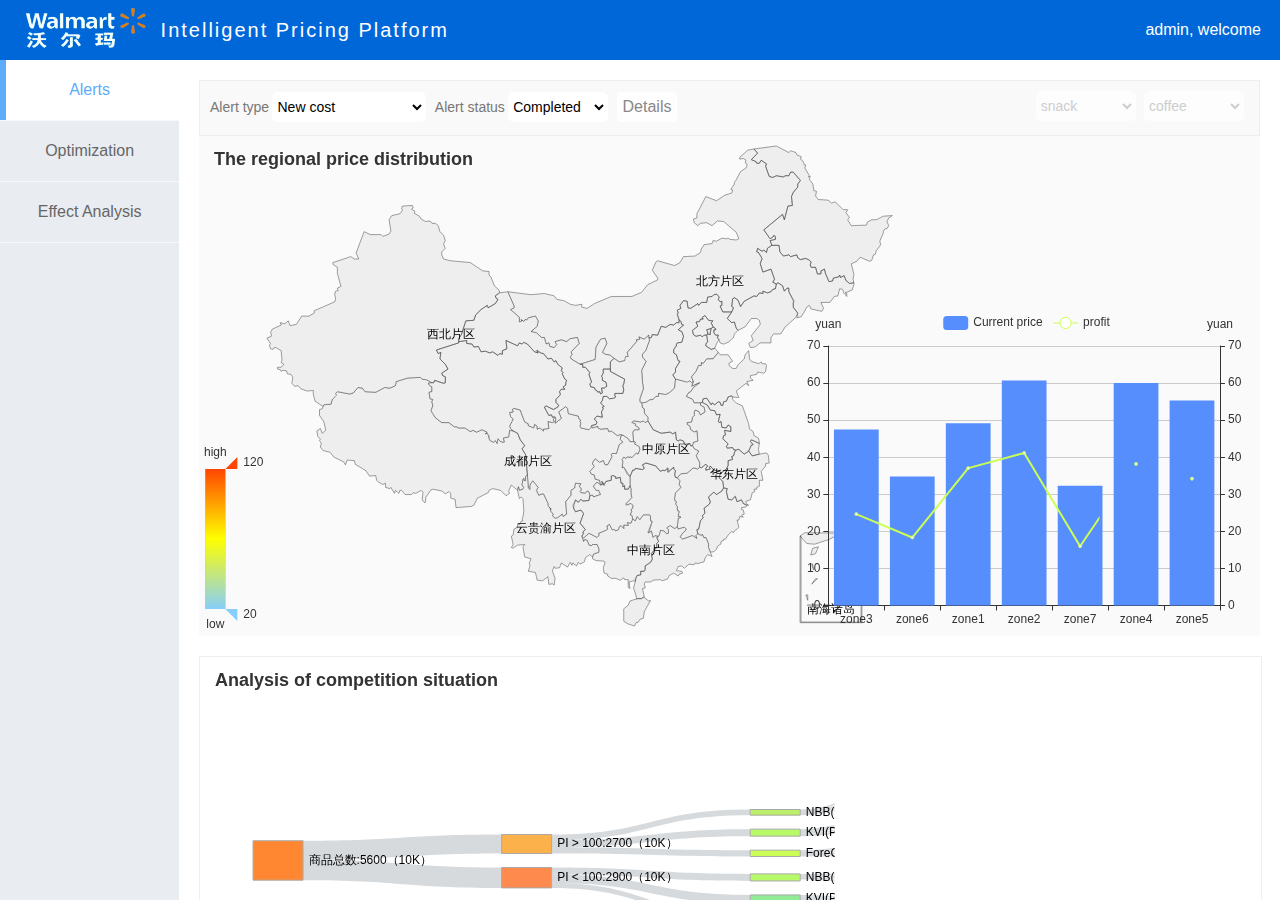
<file: index.html>
<!DOCTYPE html>
<html>
<head>
  <meta charset="UTF-8">
  <title></title>
  <link rel="stylesheet" href="css/public.css"/>
  <link rel="stylesheet" href="css/index.css"/>
</head>
<body>
<div class="main">
  <div class="mainTop">
    <div class="mainTop_left">
      <img src="img/logo.png" width="120" height="40" class="floatLeft"/>
      <p>Intelligent Pricing Platform</p>
    </div>
    <div class="floatRight mainTop_right">
      <h6>admin, welcome</h6>
    </div>
  </div>
  <div class="mainBottom">
    <div style="width:14%;" class="floatLeft iframeLeft">
      <div class="leftNav">
        <ul class="nav">
          <li>
            <a class="left00 default" target="right" href="paging/right.html">Alerts</a>
          </li>
          <li>
            <a target="right" href="paging/channel.html" class="left1">Optimization</a>
          </li>
          <li><a target="right" href="paging/tariffs.html">Effect Analysis</a></li>
          <!--<li><a target="right" href="paging/salesManageme.html">促销活动管理</a></li>-->
          <div id="lanPos"></div>
        </ul>
      </div>
    </div>
    <div style="width:86%;" class="floatLeft iframeRight">
      <iframe id="right" name="right" src="paging/right.html" width="100%" height="100%" frameborder="false"></iframe>
    </div>
  </div>
</div>
<script type="text/javascript" src="js/jquery-1.11.3.js"></script>
<script type="text/javascript" src="js/index.js"></script>
</body>
</html>
</file>
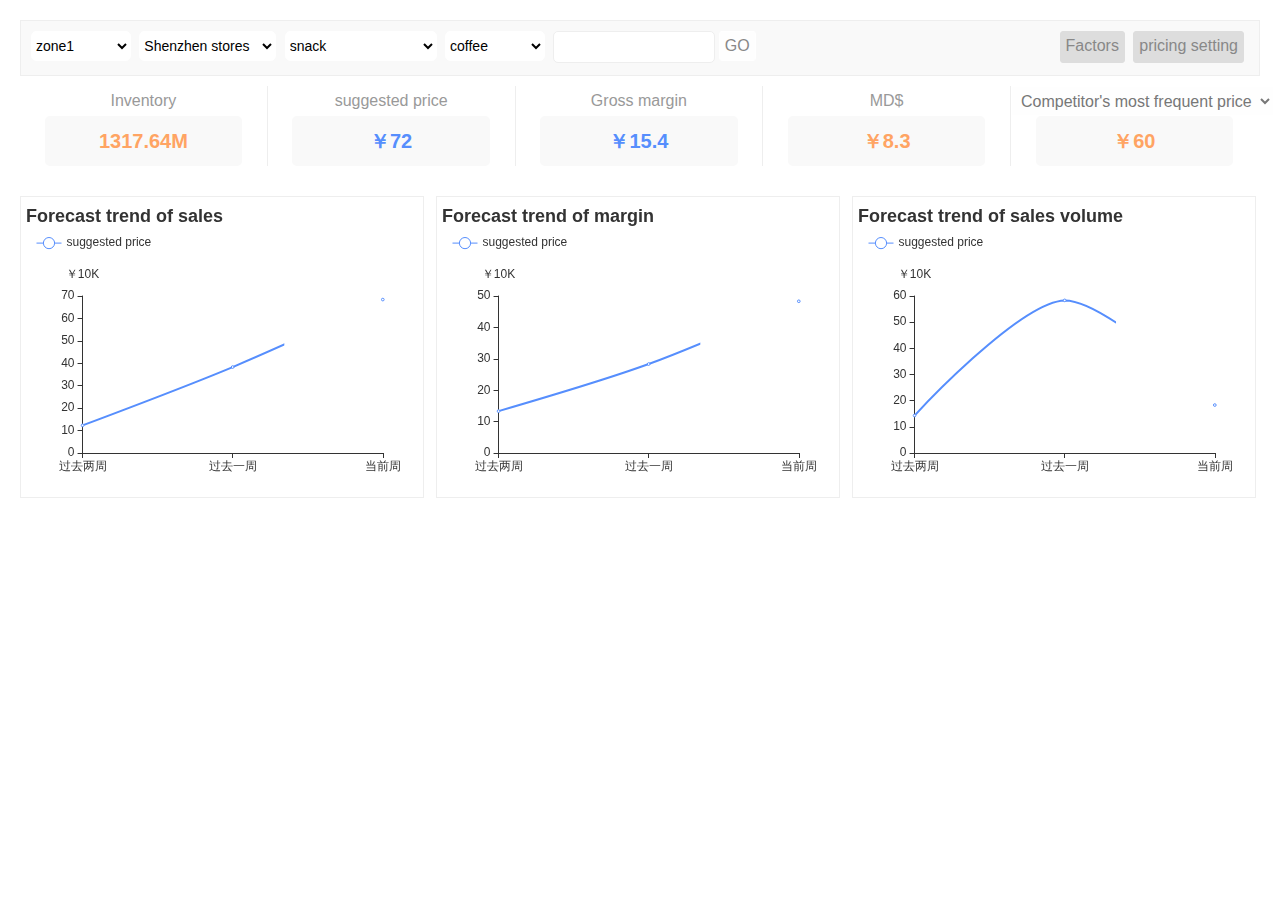
<file: paging/channel.html>
<!DOCTYPE html>
<html>
<head>
  <meta charset="UTF-8">
  <title>商品价格调整</title>
  <link rel="stylesheet" href="../css/public.css"/>
  <link rel="stylesheet" href="../css/right.css"/>
</head>
<body>
<div class="page">
  <!--层级筛选-->
  <div class="pageSelect">
    <!--三级筛选-->
    <div class="floatLeft selectFilter">
      <select class="oneSelect">
        <option data-index="-1">zone1</option>
        <option data-index="-1">zone2</option>
        <option data-index="-1">zone3</option>
        <option data-index="-1">zone4</option>
        <option data-index="-1">zone5</option>
        <option data-index="-1">zone6</option>
        <option data-index="-1">zone7</option>
      </select>
      <select class="twoSelect">
        <option data-index="-1">Shenzhen stores</option>
        <option data-index="-1">Guangzhou stores</option>
        <option data-index="-1">Haikou stores</option>
        <option data-index="-1">Sanya stores</option>
        <option data-index="-1">Nanning stores</option>
      </select>
      <select class="twoSelect">
        <option data-index="-1">snack</option>
        <option data-index="-1">fresh wheat products</option>
      </select>
      <select class="threeSelect">
        <option value="0">coffee</option>
        <option value="1">Chips</option>
      </select>
      <input type="text" class="select_text" id="select_text">
      <input type="submit" id="dateSubmit2" class="date_picker dateClear" value="GO"/>
    </div>
    <div class="floatRight detailsRight">
      <!--<select class="date_picker">
        <option value="">请选择</option>
        <option value="">昨日承运</option>
        <option value="">昨日销售</option>
        <option value="">过去一周销售</option>
        <option value="">未来一周承运</option>
      </select>
      <a target="right" href="../paging/channelDetails.html" class="date_picker dateClear details">人工调价</a>-->
      <a id="factorSelection" class="date_picker dateClear details" style="height: 20px">Factors</a>
      <a id="artificiAldjustment" class="date_picker dateClear details" style="height: 20px">pricing setting</a>
    </div>
  </div>
  <div class="factorSelection">
    <div class="selectFilter displayInlineBlock">
      <span class="pricing_title">Time-Series Model Factors：</span>
      <label class="factorSelection_label">
        <input type="checkbox" value="" />Trend
      </label>
      <label class="factorSelection_label">
        <input type="checkbox" value="" />Seasonality
      </label>
      <label class="factorSelection_label">
        <input type="checkbox" value="" />Holidays
      </label>
      <label class="factorSelection_label">
        <input type="checkbox" value="" />Weather
      </label>
    </div>
    <div class="selectFilter displayInlineBlock" style="display: block">
      <span class="pricing_title">Marketing Mix Model Factors：</span>
      <label class="factorSelection_label">
        <input type="checkbox" value="" />Price
      </label>
      <label class="factorSelection_label">
        <input type="checkbox" value="" />Promotion
      </label>
      <label class="factorSelection_label">
        <input type="checkbox" value="" />Location
      </label>
      <label class="factorSelection_label">
        <input type="checkbox" value="" />Guest flow Statistics
      </label>
    </div>
    <div class="selectFilter displayInlineBlock">
      <span class="pricing_title">Product's life cycle </span>
      <!--三级筛选-->
      <select class="oneSelect">
        <option data-index="-1">New Product</option>
        <option data-index="-1">Hot-Sales</option>
        <option data-index="-1">Clearnce</option>
      </select>
    </div>
    <input type="submit" id="factorSelectionSubmit" class="date_picker dateClear" value="OK"/>
  </div>
  <div class="artificiAldjustment">
    <div class="selectFilter displayInlineBlock">
      <span class="pricing_title">pricing goal</span>
      <select class="oneSelectRule">
        <option data-index="-1">--please select--</option>
      </select>
    </div>
    <div class="selectFilter displayInlineBlock">
      <span class="pricing_title marginLeft">pricing rule</span>
      <!--三级筛选-->
      <select class="twoSelectRule">
        <option data-index="-1">--please select--</option>
      </select>
      <select class="threeSelectRule">
        <option data-index="-1">--please select--</option>
      </select>
      <select class="fourSelectRule">
        <option value="0">--please select--</option>
        <option value="1">competitor A</option>
        <option value="2">competitor B</option>
      </select>
      <input type="text" class="select_text" value="" id="pricing_text" style="width: 50px;">
      <input type="submit" id="artificiAldjustmentSubmit" class="date_picker dateClear" value="OK"/>
    </div>
    <div id="optimal" class="selectFilter">
      <span class="pricing_title">primary price</span>
      <input id="input1" type="text" readonly="readonly" class="select_text" style="width: 50px;">
      <span class="pricing_title">Effective price cycle</span>
      <input id="input2" type="text" readonly="readonly" class="select_text" placeholder="primary price" style="width: 60px;">
    </div>
  </div>
  <!--KPI-->
  <div class="homeTop">
    <div class="homeTopText">
      <span>Inventory</span>
      <p class="inventory"></p>
    </div>
    <div class="homeTopText">
      <span>suggested price</span>
      <p class="price" style="color:#568EFD"></p>
    </div>
    <div class="homeTopText">
      <span>Gross margin</span>
      <p class="profits" style="color:#568EFD"></p>
    </div>
    <div class="homeTopText">
      <span>MD$</span>
      <p class="rain"></p>
    </div>
    <div class="homeTopText" style="border-width: 0px;">
      <select id="KPI_select" class="date_picker" style="height: 30px">
        <option value="0">Competitor's most frequent price</option>
        <option value="1">Competitor's recent price</option>
        <option value="2">highest price</option>
        <option value="3">lowest price</option>
      </select>
      <p class="kpi_select">1317.6804万元</p>
    </div>
  </div>
  <!--结构图-->
  <div class="channelLayout" style="height: 310px">
    <div class="pageDetail">
      <!--仪表盘-->
      <div class="chinaBar">
        <div id="homeLineZH" class="floatLeft homeLineLeft homeLineMargin"></div>
        <div id="homeLineXS" class="floatLeft homeLineLeft homeLineMargin"></div>
        <div id="homeLine" class="floatLeft homeLineLeft homeLineMargin" style="margin-right:0"></div>
        <!--<div class="homeLineBottom">
        </div>-->
      </div>
    </div>
  </div>
</div>
</body>
<script type="text/javascript" src="../js/jquery-1.11.3.js"></script>
<script type="text/javascript" src="../js/echarts.min.js"></script>
<script type="text/javascript" src="../js/cfg.js"></script>
<script type="text/javascript" src="../js/channel.js"></script>
</html>
</file>
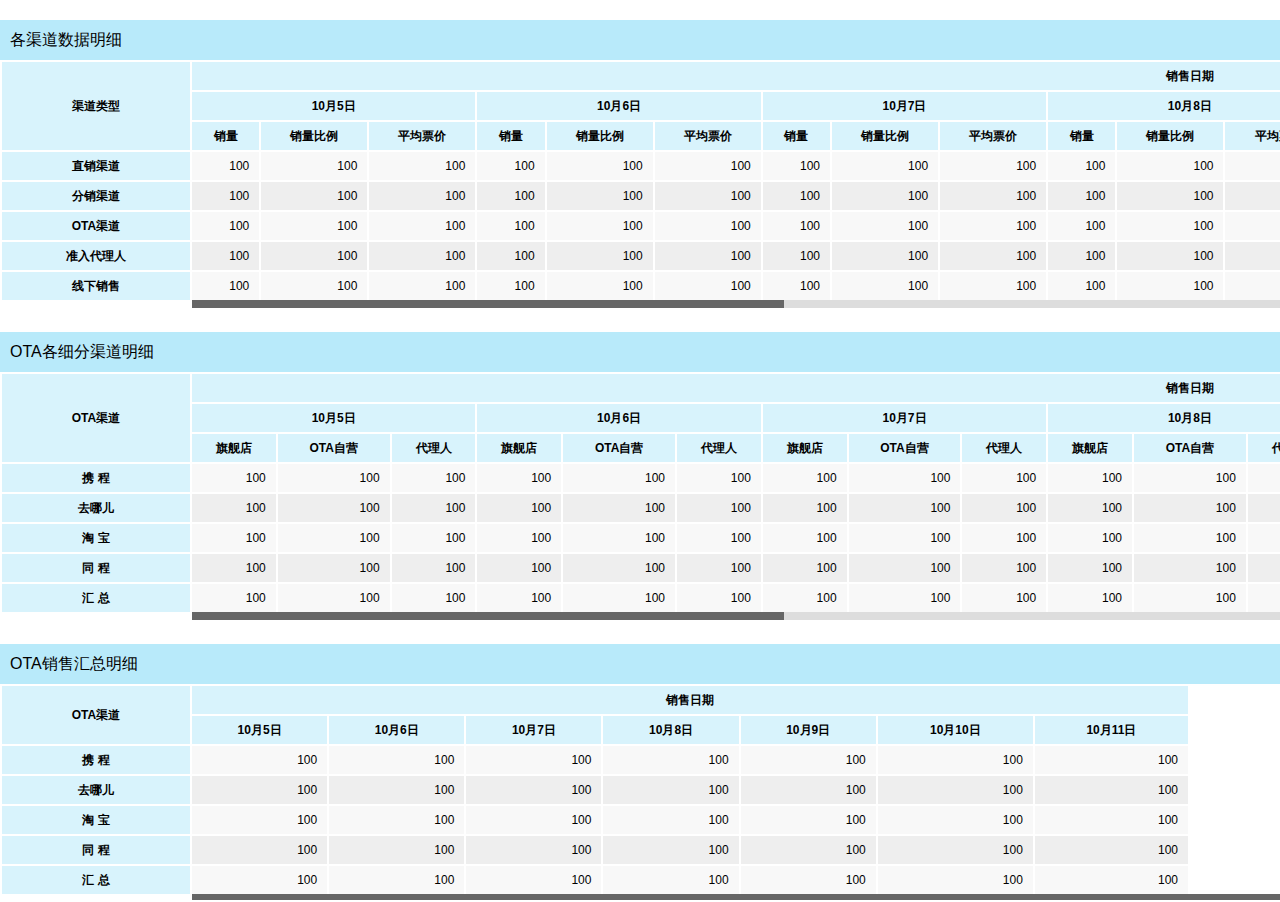
<file: paging/channelDetails.html>
<!DOCTYPE html>
<html>
<head>
    <meta charset="UTF-8">
    <title>明细表</title>
    <link rel="stylesheet" href="../css/public.css"/>
    <link rel="stylesheet" href="../css/right.css"/>
    <link rel="stylesheet" href="../css/lanrenzhijia.css"/>
</head>
<body>
<div class="detailsLayout">
    <h3>各渠道数据明细</h3>
    <table border="1" cellspacing="0" cellpadding="2" bordercolor="#fff">
        <thead class="details_Left">
            <tr style="height: 90px">
                <th>渠道类型</th>
            </tr>
            <tr>
                <th>直销渠道</th>
            </tr>
            <tr>
                <th>分销渠道</th>
            </tr>
            <tr>
                <th>OTA渠道</th>
            </tr>
            <tr>
                <th>准入代理人</th>
            </tr>
            <tr>
                <th>线下销售</th>
            </tr>
        </thead>
    </table>
    <div id="scrollbar1" class=" floatRight scrollbar">
        <div class="viewport">
            <div class="overview">
                <table  border="1" cellspacing="0" cellpadding="2" bordercolor="#fff">
                    <thead>
                        <tr>
                            <th colspan="21">销售日期</tr>
                        <tr>
                            <th colspan="3">10月5日</th>
                            <th colspan="3">10月6日</th>
                            <th colspan="3">10月7日</th>
                            <th colspan="3">10月8日</th>
                            <th colspan="3">10月9日</th>
                            <th colspan="3">10月10日</th>
                            <th colspan="3">10月11日</th>
                        </tr>
                        <tr class="scrollbar1_width">
                            <th>销量</th>
                            <th>销量比例</th>
                            <th>平均票价</th>
                            <th>销量</th>
                            <th>销量比例</th>
                            <th>平均票价</th>
                            <th>销量</th>
                            <th>销量比例</th>
                            <th>平均票价</th>
                            <th>销量</th>
                            <th>销量比例</th>
                            <th>平均票价</th>
                            <th>销量</th>
                            <th>销量比例</th>
                            <th>平均票价</th>
                            <th>销量</th>
                            <th>销量比例</th>
                            <th>平均票价</th>
                            <th>销量</th>
                            <th>销量比例</th>
                            <th>平均票价</th>
                        </tr>
                    </thead>
                    <tbody>
                        <tr>
                            <td>100</td>
                            <td>100</td>
                            <td>100</td>
                            <td>100</td>
                            <td>100</td>
                            <td>100</td>
                            <td>100</td>
                            <td>100</td>
                            <td>100</td>
                            <td>100</td>
                            <td>100</td>
                            <td>100</td>
                            <td>100</td>
                            <td>100</td>
                            <td>100</td>
                            <td>100</td>
                            <td>100</td>
                            <td>100</td>
                            <td>100</td>
                            <td>100</td>
                            <td>100</td>
                        </tr>
                        <tr>
                            <td>100</td>
                            <td>100</td>
                            <td>100</td>
                            <td>100</td>
                            <td>100</td>
                            <td>100</td>
                            <td>100</td>
                            <td>100</td>
                            <td>100</td>
                            <td>100</td>
                            <td>100</td>
                            <td>100</td>
                            <td>100</td>
                            <td>100</td>
                            <td>100</td>
                            <td>100</td>
                            <td>100</td>
                            <td>100</td>
                            <td>100</td>
                            <td>100</td>
                            <td>100</td>
                        </tr>
                        <tr>
                            <td>100</td>
                            <td>100</td>
                            <td>100</td>
                            <td>100</td>
                            <td>100</td>
                            <td>100</td>
                            <td>100</td>
                            <td>100</td>
                            <td>100</td>
                            <td>100</td>
                            <td>100</td>
                            <td>100</td>
                            <td>100</td>
                            <td>100</td>
                            <td>100</td>
                            <td>100</td>
                            <td>100</td>
                            <td>100</td>
                            <td>100</td>
                            <td>100</td>
                            <td>100</td>
                        </tr>
                        <tr>
                            <td>100</td>
                            <td>100</td>
                            <td>100</td>
                            <td>100</td>
                            <td>100</td>
                            <td>100</td>
                            <td>100</td>
                            <td>100</td>
                            <td>100</td>
                            <td>100</td>
                            <td>100</td>
                            <td>100</td>
                            <td>100</td>
                            <td>100</td>
                            <td>100</td>
                            <td>100</td>
                            <td>100</td>
                            <td>100</td>
                            <td>100</td>
                            <td>100</td>
                            <td>100</td>
                        </tr>
                        <tr>
                            <td>100</td>
                            <td>100</td>
                            <td>100</td>
                            <td>100</td>
                            <td>100</td>
                            <td>100</td>
                            <td>100</td>
                            <td>100</td>
                            <td>100</td>
                            <td>100</td>
                            <td>100</td>
                            <td>100</td>
                            <td>100</td>
                            <td>100</td>
                            <td>100</td>
                            <td>100</td>
                            <td>100</td>
                            <td>100</td>
                            <td>100</td>
                            <td>100</td>
                            <td>100</td>
                        </tr>
                    </tbody>
                </table>
            </div>
        </div>
        <div class="scrollbar">
            <div class="track">
                <div class="thumb"></div>
            </div>
        </div>
    </div>
</div>
<div class="detailsLayout" style="margin-top:30px">
    <h3>OTA各细分渠道明细</h3>
    <table border="1" cellspacing="0" cellpadding="2" bordercolor="#fff">
        <thead class="details_Left">
        <tr style="height: 90px">
            <th>OTA渠道</th>
        </tr>
        <tr>
            <th>携 程</th>
        </tr>
        <tr>
            <th>去哪儿</th>
        </tr>
        <tr>
            <th>淘 宝</th>
        </tr>
        <tr>
            <th>同 程</th>
        </tr>
        <tr>
            <th>汇 总</th>
        </tr>
        </thead>
    </table>
    <div id="scrollbar2" class=" floatRight scrollbar">
        <div class="viewport">
            <div class="overview">
                <table  border="1" cellspacing="0" cellpadding="2" bordercolor="#fff">
                    <thead>
                    <tr>
                        <th colspan="21">销售日期</tr>
                    <tr>
                        <th colspan="3">10月5日</th>
                        <th colspan="3">10月6日</th>
                        <th colspan="3">10月7日</th>
                        <th colspan="3">10月8日</th>
                        <th colspan="3">10月9日</th>
                        <th colspan="3">10月10日</th>
                        <th colspan="3">10月11日</th>
                    </tr>
                    <tr class="scrollbar1_width">
                        <th>旗舰店</th>
                        <th>OTA自营</th>
                        <th>代理人</th>
                        <th>旗舰店</th>
                        <th>OTA自营</th>
                        <th>代理人</th>
                        <th>旗舰店</th>
                        <th>OTA自营</th>
                        <th>代理人</th>
                        <th>旗舰店</th>
                        <th>OTA自营</th>
                        <th>代理人</th>
                        <th>旗舰店</th>
                        <th>OTA自营</th>
                        <th>代理人</th>
                        <th>旗舰店</th>
                        <th>OTA自营</th>
                        <th>代理人</th>
                        <th>旗舰店</th>
                        <th>OTA自营</th>
                        <th>代理人</th>
                    </tr>
                    </thead>
                    <tbody>
                    <tr>
                        <td>100</td>
                        <td>100</td>
                        <td>100</td>
                        <td>100</td>
                        <td>100</td>
                        <td>100</td>
                        <td>100</td>
                        <td>100</td>
                        <td>100</td>
                        <td>100</td>
                        <td>100</td>
                        <td>100</td>
                        <td>100</td>
                        <td>100</td>
                        <td>100</td>
                        <td>100</td>
                        <td>100</td>
                        <td>100</td>
                        <td>100</td>
                        <td>100</td>
                        <td>100</td>
                    </tr>
                    <tr>
                        <td>100</td>
                        <td>100</td>
                        <td>100</td>
                        <td>100</td>
                        <td>100</td>
                        <td>100</td>
                        <td>100</td>
                        <td>100</td>
                        <td>100</td>
                        <td>100</td>
                        <td>100</td>
                        <td>100</td>
                        <td>100</td>
                        <td>100</td>
                        <td>100</td>
                        <td>100</td>
                        <td>100</td>
                        <td>100</td>
                        <td>100</td>
                        <td>100</td>
                        <td>100</td>
                    </tr>
                    <tr>
                        <td>100</td>
                        <td>100</td>
                        <td>100</td>
                        <td>100</td>
                        <td>100</td>
                        <td>100</td>
                        <td>100</td>
                        <td>100</td>
                        <td>100</td>
                        <td>100</td>
                        <td>100</td>
                        <td>100</td>
                        <td>100</td>
                        <td>100</td>
                        <td>100</td>
                        <td>100</td>
                        <td>100</td>
                        <td>100</td>
                        <td>100</td>
                        <td>100</td>
                        <td>100</td>
                    </tr>
                    <tr>
                        <td>100</td>
                        <td>100</td>
                        <td>100</td>
                        <td>100</td>
                        <td>100</td>
                        <td>100</td>
                        <td>100</td>
                        <td>100</td>
                        <td>100</td>
                        <td>100</td>
                        <td>100</td>
                        <td>100</td>
                        <td>100</td>
                        <td>100</td>
                        <td>100</td>
                        <td>100</td>
                        <td>100</td>
                        <td>100</td>
                        <td>100</td>
                        <td>100</td>
                        <td>100</td>
                    </tr>
                    <tr>
                        <td>100</td>
                        <td>100</td>
                        <td>100</td>
                        <td>100</td>
                        <td>100</td>
                        <td>100</td>
                        <td>100</td>
                        <td>100</td>
                        <td>100</td>
                        <td>100</td>
                        <td>100</td>
                        <td>100</td>
                        <td>100</td>
                        <td>100</td>
                        <td>100</td>
                        <td>100</td>
                        <td>100</td>
                        <td>100</td>
                        <td>100</td>
                        <td>100</td>
                        <td>100</td>
                    </tr>
                    </tbody>
                </table>
            </div>
        </div>
        <div class="scrollbar">
            <div class="track">
                <div class="thumb"></div>
            </div>
        </div>
    </div>
</div>
<div class="detailsLayout" style="margin-top:30px">
    <h3>OTA销售汇总明细</h3>
    <table border="1" cellspacing="0" cellpadding="2" bordercolor="#fff">
        <thead class="details_Left">
        <tr style="height: 60px">
            <th>OTA渠道</th>
        </tr>
        <tr>
            <th>携 程</th>
        </tr>
        <tr>
            <th>去哪儿</th>
        </tr>
        <tr>
            <th>淘 宝</th>
        </tr>
        <tr>
            <th>同 程</th>
        </tr>
        <tr>
            <th>汇 总</th>
        </tr>
        </thead>
    </table>
    <div id="scrollbar3" class=" floatRight scrollbar">
        <div class="viewport scrollbar3_height">
            <div class="overview">
                <table  border="1" cellspacing="0" cellpadding="2" bordercolor="#fff">
                    <thead>
                    <tr>
                        <th colspan="7">销售日期</tr>
                    <tr>
                        <th>10月5日</th>
                        <th>10月6日</th>
                        <th>10月7日</th>
                        <th>10月8日</th>
                        <th>10月9日</th>
                        <th>10月10日</th>
                        <th>10月11日</th>
                    </tr>
                    </thead>
                    <tbody>
                        <tr>
                            <td>100</td>
                            <td>100</td>
                            <td>100</td>
                            <td>100</td>
                            <td>100</td>
                            <td>100</td>
                            <td>100</td>
                        </tr>
                        <tr>
                            <td>100</td>
                            <td>100</td>
                            <td>100</td>
                            <td>100</td>
                            <td>100</td>
                            <td>100</td>
                            <td>100</td>
                        </tr>
                        <tr>
                            <td>100</td>
                            <td>100</td>
                            <td>100</td>
                            <td>100</td>
                            <td>100</td>
                            <td>100</td>
                            <td>100</td>
                        </tr>
                        <tr>
                            <td>100</td>
                            <td>100</td>
                            <td>100</td>
                            <td>100</td>
                            <td>100</td>
                            <td>100</td>
                            <td>100</td>
                        </tr>
                        <tr>
                            <td>100</td>
                            <td>100</td>
                            <td>100</td>
                            <td>100</td>
                            <td>100</td>
                            <td>100</td>
                            <td>100</td>
                        </tr>
                    </tbody>
                </table>
            </div>
        </div>
        <div class="scrollbar">
            <div class="track">
                <div class="thumb"></div>
            </div>
        </div>
    </div>
</div>
<script type="text/javascript" src="../js/jquery-1.11.3.js"></script>
<script type="text/javascript" src="../js/tinyscrollbar.js"></script>
<script>
    $('#scrollbar1').tinyscrollbar({ axis: 'x'});
    $('#scrollbar2').tinyscrollbar({ axis: 'x'});
    $('#scrollbar3').tinyscrollbar({ axis: 'x'});
</script>
</body>
</html>
</file>
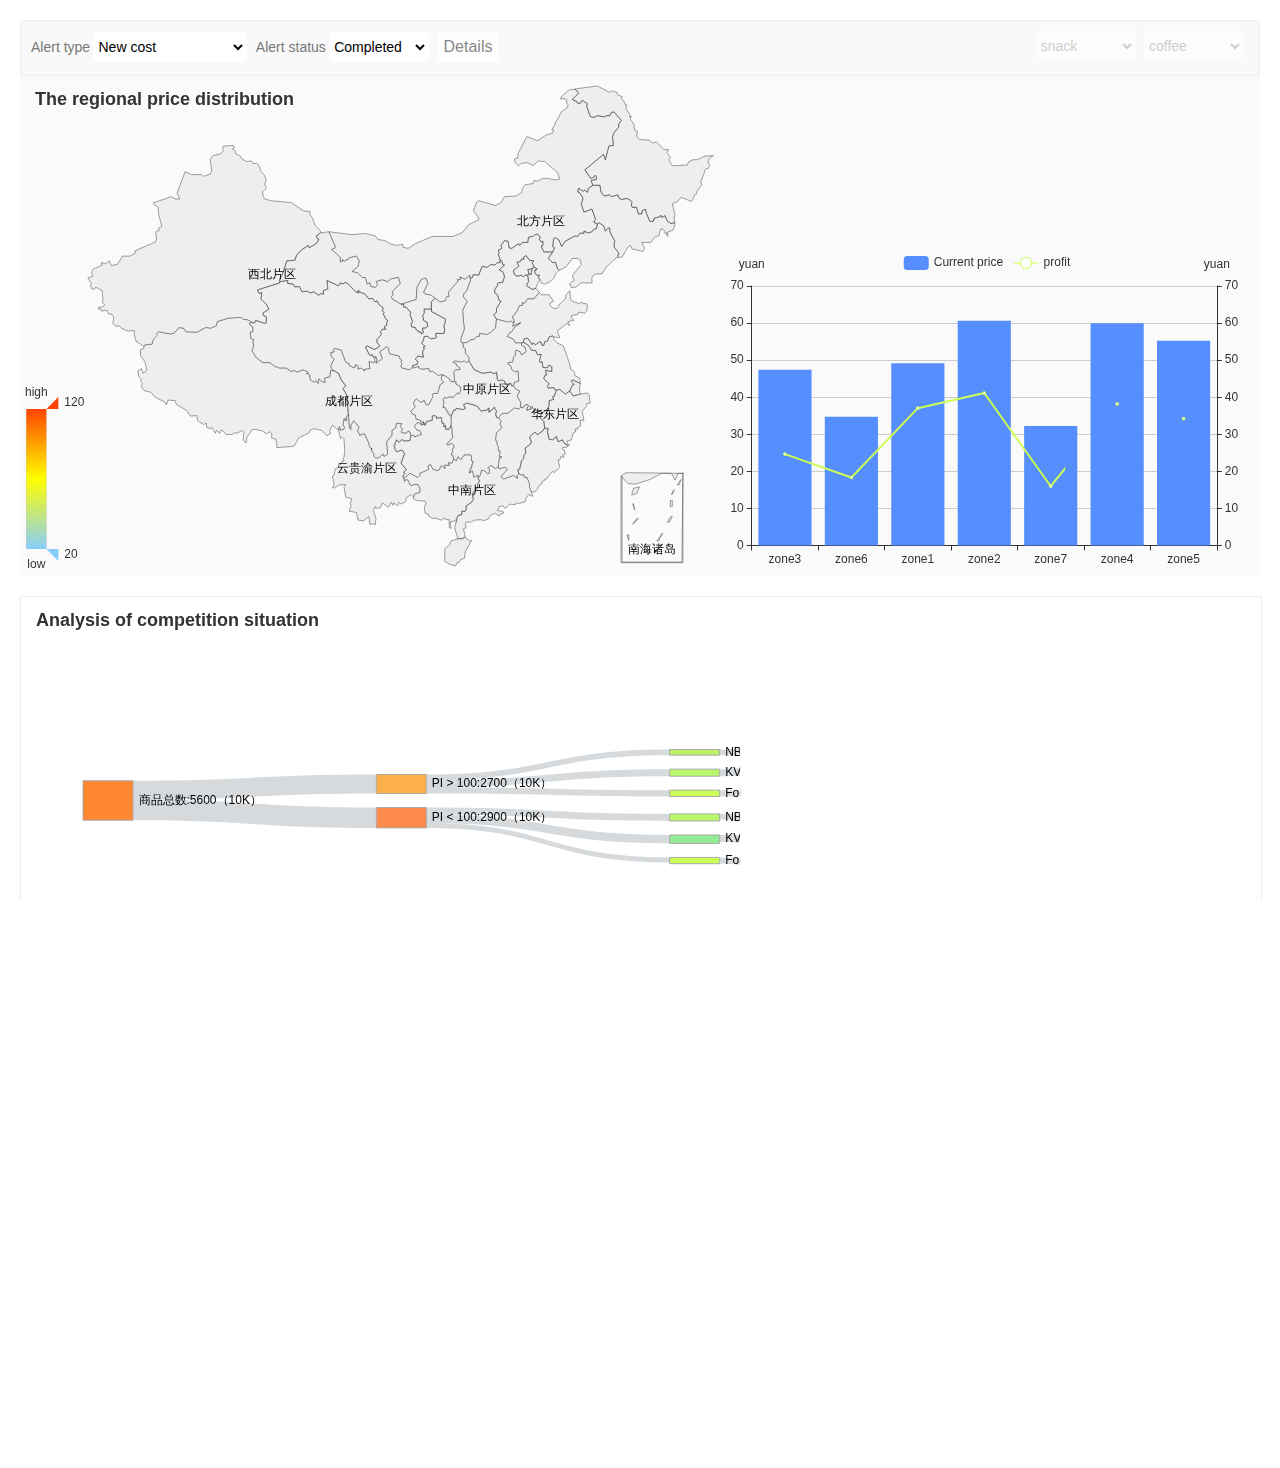
<file: paging/right.html>
<!DOCTYPE html>
<html>
<head>
  <meta charset="UTF-8">
  <title></title>
  <link rel="stylesheet" href="../css/public.css"/>
  <link rel="stylesheet" href="../css/right.css"/>
</head>
<body>
<div class="page">
  <div class="pageDetail">
    <!--地图-->
    <div class="floatLeft homeLayout">
      <div class="pageSelect">
        <!--筛选-->
        <div class="floatLeft selectFilter">
          <span class="pricing_title">Alert type</span>
          <select class="oneSelect">
            <option value="0">New cost</option>
            <option value="1">New competitor price</option>
            <option value="2">New product</option>
          </select>
          <span class="pricing_title">Alert status</span>
          <select id="warningState" class="twoSelect">
            <option value="0">Completed</option>
            <option value="1">Ignored</option>
            <option value="2">InReview</option>
            <option value="3">New</option>
          </select>
          <input type="submit" id="warningParticulars" class="date_picker dateClear" value="Details"/>
        </div>
        <!--筛选默认-->
        <div class="floatRight selectFilter">
          <select id="categoryId" class="oneSelect" disabled="disabled" style="color:#bbb">
            <option data-index="-1">snack</option>
          </select>
          <select id="itemNameId" class="twoSelect" disabled="disabled" style="color:#bbb">
            <option data-index="-1">coffee</option>
          </select>
        </div>
      </div>
      <!--预警详情-->
      <div class="warningParticulars">
        <table class="warningTable">
          <thead>
            <tr>
              <th>Item ID</th>
              <th>Item Name</th>
              <th>Category</th>
              <th>Dept</th>
              <th>Location Count</th>
              <th>Alert Date</th>
              <th>Alert Status</th>
            </tr>
          </thead>
          <tbody>
            <tr>
              <td>01</td>
              <td>coffee</td>
              <td>snack</td>
              <td>Dept_01</td>
              <td><input onclick="warningSub($(this))" type="submit" class="warningSub" value="01"></td>
              <td>2017-08-10</td>
              <td class="stateData">Completed</td>
            </tr>
            <tr>
              <td>02</td>
              <td>Chips</td>
              <td>snack</td>
              <td>Dept_02</td>
              <td><input onclick="warningSub($(this))" type="submit" class="warningSub" value="02"></td>
              <td>2017-08-09</td>
              <td class="stateData">Completed</td>
            </tr>
            <tr>
              <td>01</td>
              <td>cup</td>
              <td>fresh wheat products</td>
              <td>Dept_01</td>
              <td><input onclick="warningSub($(this))" type="submit" class="warningSub" value="03"></td>
              <td>2017-08-10</td>
              <td class="stateData">Completed</td>
            </tr>
          </tbody>
        </table>
      </div>
      <div id="homeChina" class="floatLeft homeChina"></div>
      <div id="homeBar" class="floatLeft homeBar"></div>
      <!--<div class="homeText">
        <p>目前，代理费与销售收入成正比例关系。随着代理费率向定额方向改革，这种比例关系将被打破。</p>
      </div>-->
    </div>
  </div>
  <div class="clear"></div>
  <!--结构图-->
  <div id="channelForce" class="marginTop channel_force"></div>
  <!--表格-->
  <div class="detailsLayout" style="height: 430px">
    <h3>price detail</h3>
    <table class="floatLeft" border="1" cellspacing="0" cellpadding="2" bordercolor="#fff">
      <thead class="details_Left">
        <tr style="height: 30px">
          <th>zone</th>
        </tr>
        <tr style="height: 120px">
          <th>zone1</th>
        </tr>
        <tr style="height: 120px">
          <th>zone2</th>
        </tr>
        <tr style="height: 120px">
          <th>zone3</th>
        </tr>
      </thead>
    </table>
    <table class="floatLeft" border="1" cellspacing="0" cellpadding="2" bordercolor="#fff" style="margin-left: -2px;">
      <thead class="details_Left">
      <tr style="height: 30px">
        <th>Category</th>
      </tr>
      <tr class="bgEEE" style="height: 60px">
        <th>snack</th>
      </tr>
      <tr class="bgEEE" style="height: 60px">
        <th>beverage</th>
      </tr>
      <tr class="bgEEE" style="height: 60px">
        <th>snack</th>
      </tr>
      <tr class="bgEEE" style="height: 60px">
        <th>beverage</th>
      </tr>
      <tr class="bgEEE" style="height: 60px">
        <th>snack</th>
      </tr>
      <tr class="bgEEE" style="height: 60px">
        <th>beverage</th>
      </tr>
      </thead>
    </table>
    <div class=" floatLeft scrollbar" style="width: 70%;">
      <div class="viewport" style="height: 390px">
        <div class="overview">
          <table  border="1" cellspacing="0" cellpadding="2" bordercolor="#fff">
            <thead>
            <tr class="scrollbar1_width">
              <th>Item</th>
              <th>PI</th>
              <th>Current price</th>
              <th>cost</th>
              <th>suggested price</th>
              <th>competitors' prices</th>
              <th>NBB/KVI</th>
            </tr>
            </thead>
            <tbody>
              <tr>
                <td>coffee</td>
                <td>100</td>
                <td>23.5</td>
                <td>9.8</td>
                <td>18.8</td>
                <td>16.8</td>
                <td>NBB</td>
              </tr>
              <tr>
                <td>Chips</td>
                <td>90</td>
                <td>6.8</td>
                <td>2.5</td>
                <td>5.6</td>
                <td>4.8</td>
                <td>KVI</td>
              </tr>
              <tr>
                <td>Pepsi</td>
                <td>60</td>
                <td>4.0</td>
                <td>1.8</td>
                <td>3.5</td>
                <td>2.8</td>
                <td>NBB</td>
              </tr>
              <tr>
                <td>Pepsi</td>
                <td>40</td>
                <td>3.2</td>
                <td>1.3</td>
                <td>2.6</td>
                <td>2.2</td>
                <td>KVI</td>
              </tr>
              <tr>
                <td>coffee</td>
                <td>100</td>
                <td>23.5</td>
                <td>9.8</td>
                <td>18.8</td>
                <td>16.8</td>
                <td>NBB</td>
              </tr>
              <tr>
                <td>Chips</td>
                <td>90</td>
                <td>6.8</td>
                <td>2.5</td>
                <td>5.6</td>
                <td>4.8</td>
                <td>KVI</td>
              </tr>
              <tr>
                <td>Pepsi</td>
                <td>60</td>
                <td>4.0</td>
                <td>1.8</td>
                <td>3.5</td>
                <td>2.8</td>
                <td>NBB</td>
              </tr>
              <tr>
                <td>Pepsi</td>
                <td>40</td>
                <td>3.2</td>
                <td>1.3</td>
                <td>2.6</td>
                <td>2.2</td>
                <td>KVI</td>
              </tr><tr>
                <td>coffee</td>
                <td>100</td>
                <td>23.5</td>
                <td>9.8</td>
                <td>18.8</td>
                <td>16.8</td>
                <td>NBB</td>
              </tr>
              <tr>
                <td>Chips</td>
                <td>90</td>
                <td>6.8</td>
                <td>2.5</td>
                <td>5.6</td>
                <td>4.8</td>
                <td>KVI</td>
              </tr>
              <tr>
                <td>Pepsi</td>
                <td>60</td>
                <td>4.0</td>
                <td>1.8</td>
                <td>3.5</td>
                <td>2.8</td>
                <td>NBB</td>
              </tr>
              <tr>
                <td>Pepsi</td>
                <td>40</td>
                <td>3.2</td>
                <td>1.3</td>
                <td>2.6</td>
                <td>2.2</td>
                <td>KVI</td>
              </tr>
              <tr>
                <td>coffee</td>
                <td>100</td>
                <td>23.5</td>
                <td>9.8</td>
                <td>18.8</td>
                <td>16.8</td>
                <td>NBB</td>
              </tr>
              <tr>
                <td>Chips</td>
                <td>90</td>
                <td>6.8</td>
                <td>2.5</td>
                <td>5.6</td>
                <td>4.8</td>
                <td>KVI</td>
              </tr>
              <tr>
                <td>Pepsi</td>
                <td>60</td>
                <td>4.0</td>
                <td>1.8</td>
                <td>3.5</td>
                <td>2.8</td>
                <td>NBB</td>
              </tr>
              <tr>
                <td>Pepsi</td>
                <td>40</td>
                <td>3.2</td>
                <td>1.3</td>
                <td>2.6</td>
                <td>2.2</td>
                <td>KVI</td>
              </tr>
              <tr>
                <td>coffee</td>
                <td>100</td>
                <td>23.5</td>
                <td>9.8</td>
                <td>18.8</td>
                <td>16.8</td>
                <td>NBB</td>
              </tr>
              <tr>
                <td>Chips</td>
                <td>90</td>
                <td>6.8</td>
                <td>2.5</td>
                <td>5.6</td>
                <td>4.8</td>
                <td>KVI</td>
              </tr>
              <tr>
                <td>Pepsi</td>
                <td>60</td>
                <td>4.0</td>
                <td>1.8</td>
                <td>3.5</td>
                <td>2.8</td>
                <td>NBB</td>
              </tr>
              <tr>
                <td>Pepsi</td>
                <td>40</td>
                <td>3.2</td>
                <td>1.3</td>
                <td>2.6</td>
                <td>2.2</td>
                <td>KVI</td>
              </tr>
            </tbody>
          </table>
        </div>
      </div>
      <div class="scrollbar">
        <div class="track">
          <div class="thumb"></div>
        </div>
      </div>
    </div>
  </div>
</div>
</body>
<script type="text/javascript" src="../js/jquery-1.11.3.js"></script>
<script type="text/javascript" src="../js/echarts.min.js"></script>
<script type="text/javascript" src="../js/cfg.js"></script>
<script type="text/javascript" src="../js/right.js"></script>
</html>
</file>
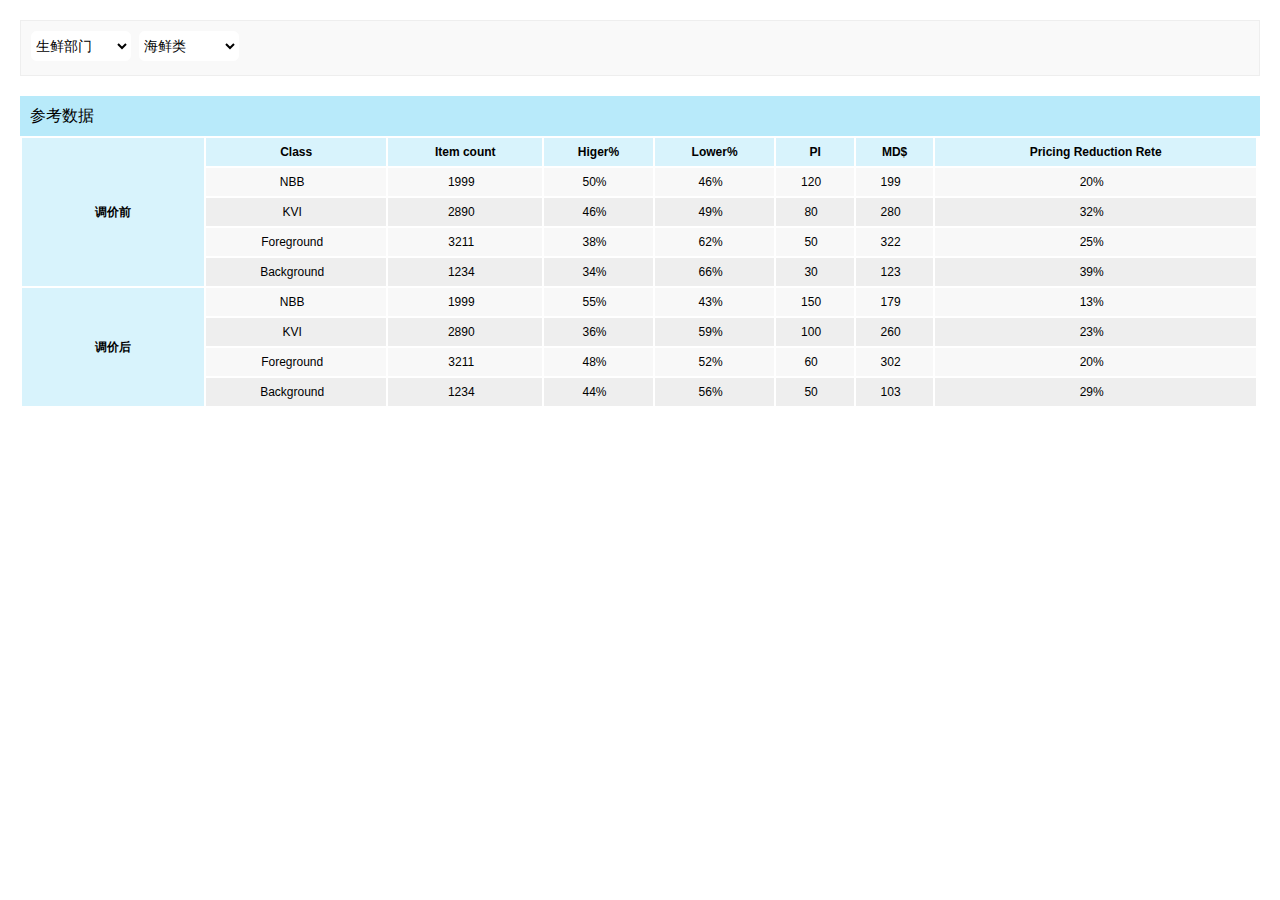
<file: paging/salesManageme.html>
<!DOCTYPE html>
<html>
<head>
  <meta charset="UTF-8">
  <title>渠道运价结构分析</title>
  <link rel="stylesheet" href="../css/public.css"/>
  <link rel="stylesheet" href="../css/right.css"/>
</head>
<body>
<div class="page">
  <div class="pageSelect">
    <!--筛选-->
    <div class="floatLeft selectFilter">
      <select class="oneSelect">
        <option data-index="-1">生鲜部门</option>
      </select>
      <select class="twoSelect">
        <option data-index="-1">海鲜类</option>
      </select>
    </div>
  </div>
  <!--参考数据-->
  <div class="detailsLayout">
    <h3>参考数据</h3>
    <table border="1" cellspacing="0" cellpadding="2" bordercolor="#fff">
      <thead class="details_Left">
        <tr style="height: 150px">
          <th>调价前</th>
        </tr>
        <tr style="height: 120px">
          <th>调价后</th>
        </tr>
      </thead>
    </table>
    <div class=" floatRight scrollbar">
      <div class="viewport">
        <div class="overview">
          <table  border="1" cellspacing="0" cellpadding="2" bordercolor="#fff">
            <thead>
              <tr class="scrollbar1_width">
                <th>Class</th>
                <th>Item count</th>
                <th>Higer%</th>
                <th>Lower%</th>
                <th>PI</th>
                <th>MD$</th>
                <th>Pricing Reduction Rete</th>
              </tr>
            </thead>
            <tbody>
            <tr>
              <td>NBB</td>
              <td>1999</td>
              <td>50%</td>
              <td>46%</td>
              <td>120</td>
              <td>199</td>
              <td>20%</td>
            </tr>
            <tr>
              <td>KVI</td>
              <td>2890</td>
              <td>46%</td>
              <td>49%</td>
              <td>80</td>
              <td>280</td>
              <td>32%</td>
            </tr>
            <tr>
              <td>Foreground</td>
              <td>3211</td>
              <td>38%</td>
              <td>62%</td>
              <td>50</td>
              <td>322</td>
              <td>25%</td>
            </tr>
            <tr>
              <td>Background</td>
              <td>1234</td>
              <td>34%</td>
              <td>66%</td>
              <td>30</td>
              <td>123</td>
              <td>39%</td>
            </tr>
            <tr>
              <td>NBB</td>
              <td>1999</td>
              <td>55%</td>
              <td>43%</td>
              <td>150</td>
              <td>179</td>
              <td>13%</td>
            </tr>
            <tr>
              <td>KVI</td>
              <td>2890</td>
              <td>36%</td>
              <td>59%</td>
              <td>100</td>
              <td>260</td>
              <td>23%</td>
            </tr>
            <tr>
              <td>Foreground</td>
              <td>3211</td>
              <td>48%</td>
              <td>52%</td>
              <td>60</td>
              <td>302</td>
              <td>20%</td>
            </tr>
            <tr>
              <td>Background</td>
              <td>1234</td>
              <td>44%</td>
              <td>56%</td>
              <td>50</td>
              <td>103</td>
              <td>29%</td>
            </tr>
            </tbody>
          </table>
        </div>
      </div>
      <div class="scrollbar">
        <div class="track">
          <div class="thumb"></div>
        </div>
      </div>
    </div>
  </div>
</div>
</body>
<script type="text/javascript" src="../js/jquery-1.11.3.js"></script>
<script type="text/javascript" src="../js/tariffs.js"></script>
</html>
</file>
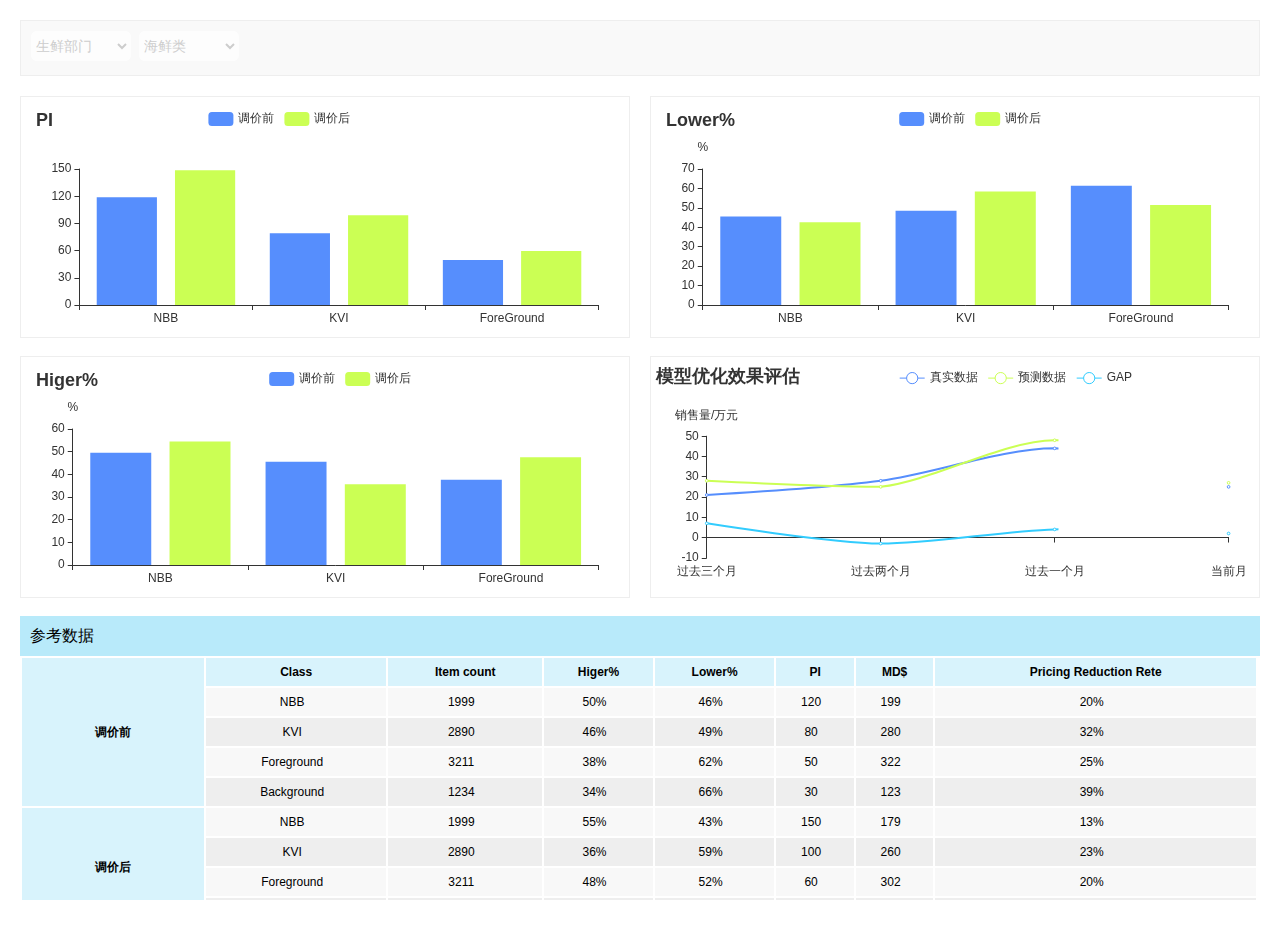
<file: paging/tariffs.html>
<!DOCTYPE html>
<html>
<head>
  <meta charset="UTF-8">
  <title>渠道运价结构分析</title>
  <link rel="stylesheet" href="../css/public.css"/>
  <link rel="stylesheet" href="../css/right.css"/>
</head>
<body>
<div class="page">
  <div class="pageSelect">
    <!--筛选-->
    <div class="floatLeft selectFilter">
      <select class="oneSelect" disabled="disabled" style="color:#bbb">
        <option data-index="-1">生鲜部门</option>
      </select>
      <select class="twoSelect" disabled="disabled" style="color:#bbb">
        <option data-index="-1">海鲜类</option>
      </select>
    </div>
  </div>
  <!--详情-->
  <div class="channelLayout">
    <div class="tariffsTop">
      <div id="tariffsBar" class="tariffsBar"></div>
      <div id="tariffsBar2" class="tariffsBar2"></div>
    </div>
    <div class="tariffsBottom">
      <div id="tariffsScatter" class="tariffsScatter"></div>
      <div id="tariffsScatter2" class="tariffsLine"></div>
    </div>
  </div>
  <!--参考数据-->
  <div class="detailsLayout">
    <h3>参考数据</h3>
    <table border="1" cellspacing="0" cellpadding="2" bordercolor="#fff">
      <thead class="details_Left">
        <tr style="height: 150px">
          <th>调价前</th>
        </tr>
        <tr style="height: 120px">
          <th>调价后</th>
        </tr>
      </thead>
    </table>
    <div class=" floatRight scrollbar">
      <div class="viewport">
        <div class="overview">
          <table  border="1" cellspacing="0" cellpadding="2" bordercolor="#fff">
            <thead>
              <tr class="scrollbar1_width">
                <th>Class</th>
                <th>Item count</th>
                <th>Higer%</th>
                <th>Lower%</th>
                <th>PI</th>
                <th>MD$</th>
                <th>Pricing Reduction Rete</th>
              </tr>
            </thead>
            <tbody>
            <tr>
              <td>NBB</td>
              <td>1999</td>
              <td>50%</td>
              <td>46%</td>
              <td>120</td>
              <td>199</td>
              <td>20%</td>
            </tr>
            <tr>
              <td>KVI</td>
              <td>2890</td>
              <td>46%</td>
              <td>49%</td>
              <td>80</td>
              <td>280</td>
              <td>32%</td>
            </tr>
            <tr>
              <td>Foreground</td>
              <td>3211</td>
              <td>38%</td>
              <td>62%</td>
              <td>50</td>
              <td>322</td>
              <td>25%</td>
            </tr>
            <tr>
              <td>Background</td>
              <td>1234</td>
              <td>34%</td>
              <td>66%</td>
              <td>30</td>
              <td>123</td>
              <td>39%</td>
            </tr>
            <tr>
              <td>NBB</td>
              <td>1999</td>
              <td>55%</td>
              <td>43%</td>
              <td>150</td>
              <td>179</td>
              <td>13%</td>
            </tr>
            <tr>
              <td>KVI</td>
              <td>2890</td>
              <td>36%</td>
              <td>59%</td>
              <td>100</td>
              <td>260</td>
              <td>23%</td>
            </tr>
            <tr>
              <td>Foreground</td>
              <td>3211</td>
              <td>48%</td>
              <td>52%</td>
              <td>60</td>
              <td>302</td>
              <td>20%</td>
            </tr>
            <tr>
              <td>Background</td>
              <td>1234</td>
              <td>44%</td>
              <td>56%</td>
              <td>50</td>
              <td>103</td>
              <td>29%</td>
            </tr>
            </tbody>
          </table>
        </div>
      </div>
      <div class="scrollbar">
        <div class="track">
          <div class="thumb"></div>
        </div>
      </div>
    </div>
  </div>
</div>
</body>
<script type="text/javascript" src="../js/jquery-1.11.3.js"></script>
<script type="text/javascript" src="../js/echarts.min.js"></script>
<script type="text/javascript" src="../js/tariffs.js"></script>
</html>
</file>
<file: css/public.css>
@charset "utf-8";
body,div,input,button,ul,li,ol,h1,h2,h3,h4,h5,h6,p,a,span,img,strong,em,dd{
    margin: 0;
    padding: 0;
    font-family: "微软雅黑", Helvetica, sans-serif;
    font-size: 12px;
}
:not(input){
  -webkit-user-select: none;
}
html,body{
    height: 100%;
    overflow-x: hidden;
    overflow-y: hidden;
}
ul, li {
    list-style: none;
}
a{
    color:#333;
    text-decoration: none;
    cursor: pointer;
}
em{
    font-style: normal;
}

.floatLeft{
    float: left;
}
.floatRight{
    float: right;
}
.clear {
    clear: both;
}
</file>
<file: css/index.css>
/*头部*/
.main{
    width:100%;
    height:100%;
}
.mainTop{
    width:100%;
    height:60px;
    background-color: #0067D9;
}
/*头部左边*/
.mainTop_left{
    display: inline-block;
    margin:8px 0 8px 2%;
}
.mainTop_left > p{
    float: left;
    margin-left:15px;
    width: 400px;
    line-height: 44px;
    font-size: 20px;
    letter-spacing: 2px;
    color:#fff;
}

/*头部右边*/
.mainTop_right{
    width: 12%;
    height: 100%;
}
.mainTop_right > h6{
    line-height: 60px;
    text-align: center;
    color:#fff;
    font-size: 1rem;
    font-weight: 400;
}

/*内容*/
.mainBottom{
    width:100%;
}
.iframeLeft{
    height:100%;
    display: inline-block;
}
.iframeRight{
    height: 100%;
    display: inline-block
}


/*左边导航一级*/
.leftNav{
    width:100%;
    height:100%;
    background-color:#555;
}
.nav{
    margin:0 auto;
    position:relative;
    height: 100%;
    background:#E9ECF1;
    z-index:0;
}
.nav > li{
    height:60px;
    line-height:60px;
    text-align:center;
    border-bottom:1px solid #F8F8F8;
}
.nav > li >a{
    display:block;
    color:#666;
    font-size: 16px;
}

.nav > li >a:hover{
    color:#5CACFA;
}
.nav > li >a.default{
    color:#5CACFA;
}
#lanPos{
    width:97%;
    height:60px;
    line-height:60px;
    background:#fff;
    border-left:6px solid #5CACFA;
    position:absolute;
    left:0;
    top:0;
    z-index:-1;
    transition:top .2s;
}
</file>
<file: css/right.css>
html, body {
  overflow-y: auto;
}

.marginTop {
  margin-top:20px
}

.marginBottom {
  margin-bottom: 10px;
}
.marginLeft {
  margin-left:20px
}
.displayInlineBlock {
  display: inline-block;
}
.bgEEE {
  background-color: #eee;
}

.page {
  padding: 20px;
}

/*结构图*/
.channel_force {
  width: 100%;
  height: 400px;
  border: 1px solid #eee;
}

/*三级筛选*/
.chinaBar {
  margin: 20px 0;
  position: relative;
}

.dashBoardText {
  font-size: 24px;
  font-weight: bold;
  color: #777;
}

.homeLineMargin {
  margin-right: 1%;
  border: 1px solid #eee;
}

.homeLineLeft {
  height: 300px;
  width: 32.4%;
}

.homeLineBottom {
  position: absolute;
  top: 0;
  right: 0;
  width: 66%;
  height: 300px;
  border: 1px solid #eee;
}

.homeLineRight {
  height: 300px;
  width: 50%;
}

.homeLayout {
  position: relative;
  width: 100%;
  background: #fafafa;
}

.homeChina {
  width: 100%;
  height: 500px;
}

.homeBar {
  position: absolute;
  right: 0;
  bottom: 0;
  width: 44%;
  height: 350px;
}

.homeText {
  position: absolute;
  right: 50px;
  top: 70px;
  width: 34%;
  height: 100px;
}

.homeText > p {
  font-size: 14px;
  line-height: 30px;
  color: #999;
  text-indent: 2em;
}

/*筛选框*/
.date_picker {
  margin-right: 5px;
  /*width: 90px;*/
  background: #fefefe;
  border: 1px solid #fff;
  font-size: 16px;
  color: #777;
  padding: 5px;
  border-radius: 3px;
  outline: none
}

.dateClear {
  color: #888;
  cursor: pointer;
}

.dateClear:hover {
  background: #FF5F3E;
  border-color: #FF5F3E;
  color: #fff;
}

.detailsRight > select {
  height: 32px;
}

/*层级筛选*/
.pageSelect {
  padding: 10px;
  height: 34px;
  border: 1px solid #eee;
  background: #f9f9f9;
}

.pageSelect > p {
  display: inline-block;
}

.selectFilter > select {
  margin-right: 5px;
  min-width: 100px;
  height: 30px;
  background-color: #fff;
  border: 1px solid #fff;
  border-radius: 5px;
  font-size: 14px;
  cursor: pointer;
  outline: none;
  /*font-family: "微软雅黑", Helvetica, sans-serif;*/
}

.select_text {
  line-height: 30px;
  padding-left: 5px;
  border-radius: 5px;
  border: 1px solid #eee;
  outline: none;
}

/*人工调价 预警详情*/
.artificiAldjustment,.warningParticulars,.factorSelection {
  display: none;
  padding:10px;
  background-color: #eee;
}
.factorSelection {
  border-bottom: 1px solid #fff;
}
.pricing_title {
  display: inline-block;
  /*margin-right: 10px;*/
  line-height: 32px;
  font-size: 14px;
  color: #777;
}
.factorSelection_label {
  display: inline-block;
  line-height: 32px;
  font-size: 1.2em;
}
.factorSelection_label > input {
  height: 16px;
  width: 16px;
  margin:0 5px;
}
#pricing_text,.fourSelectRule,#optimal {
  display: none;
}

/*预警表格*/
.warningTable {
  width:100%;
  border:1px solid #fff;
  border-collapse: collapse;
}
.warningTable th {
  line-height: 30px;
  border:1px solid #fff;
  background-color: #D8F3FC;
}
.warningTable td {
  line-height: 24px;
  border:1px solid #fff;
  text-align: center;
}
.warningTable > tbody > tr:nth-child(odd){
  background: #f8f8f8;
}
.warningTable > tbody > tr:nth-child(even){
  background: #f0f0f0;
}
.warningSub {
  padding: 0 10px;
  line-height: 20px;
  border: 1px solid #e3e3e3;
  border-radius: 5px;
  background-color: #eee;
  cursor: pointer;
  outline: none;
}
.warningSub:hover {
  color:#fff;
  background-color: #FF5F3E;
  border-color: #FF5F3E;
}


/*KPI*/
.homeTop {
  padding: 10px 0;
  width: 100%;
  height: 80px;
}

.homeTopText {
  float: left;
  width: 19.9%;
  border-right: 1px solid #eee;
  text-align: center;
}

.homeTopText > span, .homeTopText > p {
  display: block;
  line-height: 30px;
  text-align: center;
  color: #999;
  font-size: 16px;
}

.homeTopText > p {
  margin: 0 10%;
  line-height: 50px;
  color: #FFA463;
  font-size: 20px;
  font-weight: bold;
  background: #f9f9f9;
  border-radius: 5px;
}

.details {
  display: inline-block;
  /*width: 60px;*/
  text-align: center;
  background: #ddd;
  border-color: #ddd;
}

.details:hover {
  background: #FF5F3E;
  border-color: #FF5F3E;
}

.channelLayout {
  position: relative;
  margin-top: 20px;
}

.channelLeft {
  margin-right: 1%;
  position: absolute;
  left: 0;
  width: 38%;
  height: 100%;
  border: 1px solid #eee;
}

.channel_totalRevenue {
  position: absolute;
  right: 20px;
  top: 8px;
  z-index: 1;
}

.channel_totalRevenue > span {
  font-size: 16px;
}

.totalRevenue, .distribution, .direct {
  color: red;
}

.channelTop {
  position: absolute;
  right: 0;
  width: 60%;
  height: 48%;
  border: 1px solid #eee;
}

.channel_twoTopPie {
  width: 50%;
  height: 100%;
}

.channelbottom {
  position: absolute;
  right: 0;
  bottom: 0;
  width: 60%;
  height: 48%;
  border: 1px solid #eee;
}


/*表格*/
.scrollbar {
  width:85%;
}
.viewport {
  height: 270px;
  overflow: hidden;
  position: relative;
  width: 100%;
}
.overview {
  margin-left:-2px;
  left: 0;
  list-style: none outside none;
  position: absolute;
  top: 0;
  width: 100%;
}
.overview > table{
  width:100%;
}
.overview td{
  padding-right:10px;
  text-align: center;
}

.detailsLayout {
  margin-top: 20px;
}

.detailsLayout > h3 {
  padding-left: 10px;
  line-height: 40px;
  font-size: 16px;
  font-weight: 100;
  background: #B8EAFA;
}

.detailsLayout > table {
  display: inline-table;
  width: 15%;
  background: #D8F3FC;
}

.detailsLayout tr {
  height: 30px;
}

.overview > table > thead {
  background: #D8F3FC;
}

.overview > table > tbody > tr:nth-child(odd) {
  background: #f8f8f8;
}

.overview > table > tbody > tr:nth-child(even) {
  background: #eee;
}

/*调价效果分析*/
.tariffsTop {
  position: relative;
  width: 100%;
  height: 240px;
}

.tariffsBar {
  position: absolute;
  width: 49%;
  height: 100%;
  border: 1px solid #eee;
}

.tariffsPie {
  position: absolute;
  left: 24%;
  width: 25%;
  height: 60%;
}

.tariffsBar2 {
  position: absolute;
  right: 0;
  width: 49%;
  height: 100%;
  border: 1px solid #eee;
}

.tariffsPie2 {
  position: absolute;
  right: 0;
  width: 25%;
  height: 60%;
}

.tariffsBottom {
  margin: 20px 0;
  position: relative;
  width: 100%;
  height: 240px;
}

.tariffsScatter {
  position: absolute;
  width: 49%;
  height: 100%;
  border: 1px solid #eee;
}

.tariffsLine {
  position: absolute;
  right: 0;
  width: 49%;
  height: 100%;
  border: 1px solid #eee;
}
</file>
<file: css/lanrenzhijia.css>
@charset "utf-8";
* {
	margin:0;
	padding:0;
}
body {
	font-size:12px;
}
#scrollbar1 {
	/*margin: 10px auto;
	width: 520px;*/
}
.scrollbar {
	width:85%;
}
.track {
	background:#ddd;
	height: 8px;
	position: relative;
	width: 100%;
}
.thumb {
	background:#666;
	cursor: pointer;
	height: 8px;
	left: 0;
	overflow: hidden;
	position: absolute;
}
.viewport {
	height: 240px;
	overflow: hidden;
	position: relative;
	width: 100%;
}
.overview {
	margin-left:-2px;
	left: 0;
	list-style: none outside none;
	position: absolute;
	top: 0;
	width: 2000px;
}
.overview > table{
	width:100%;
}
.overview td{
	padding-right:10px;
	text-align: right;
}
.scrollbar3_height{
	height: 210px;
}
.scrollbar3_height>div{
	width:1000px;
}

/*.use {
	width:500px;
	height:auto;
	margin:30px auto;
	color:#999;
}
.use p {
	text-align:left;
	color:#999;
	line-height:180%;
	text-indent:2em;
}*/
</file>
